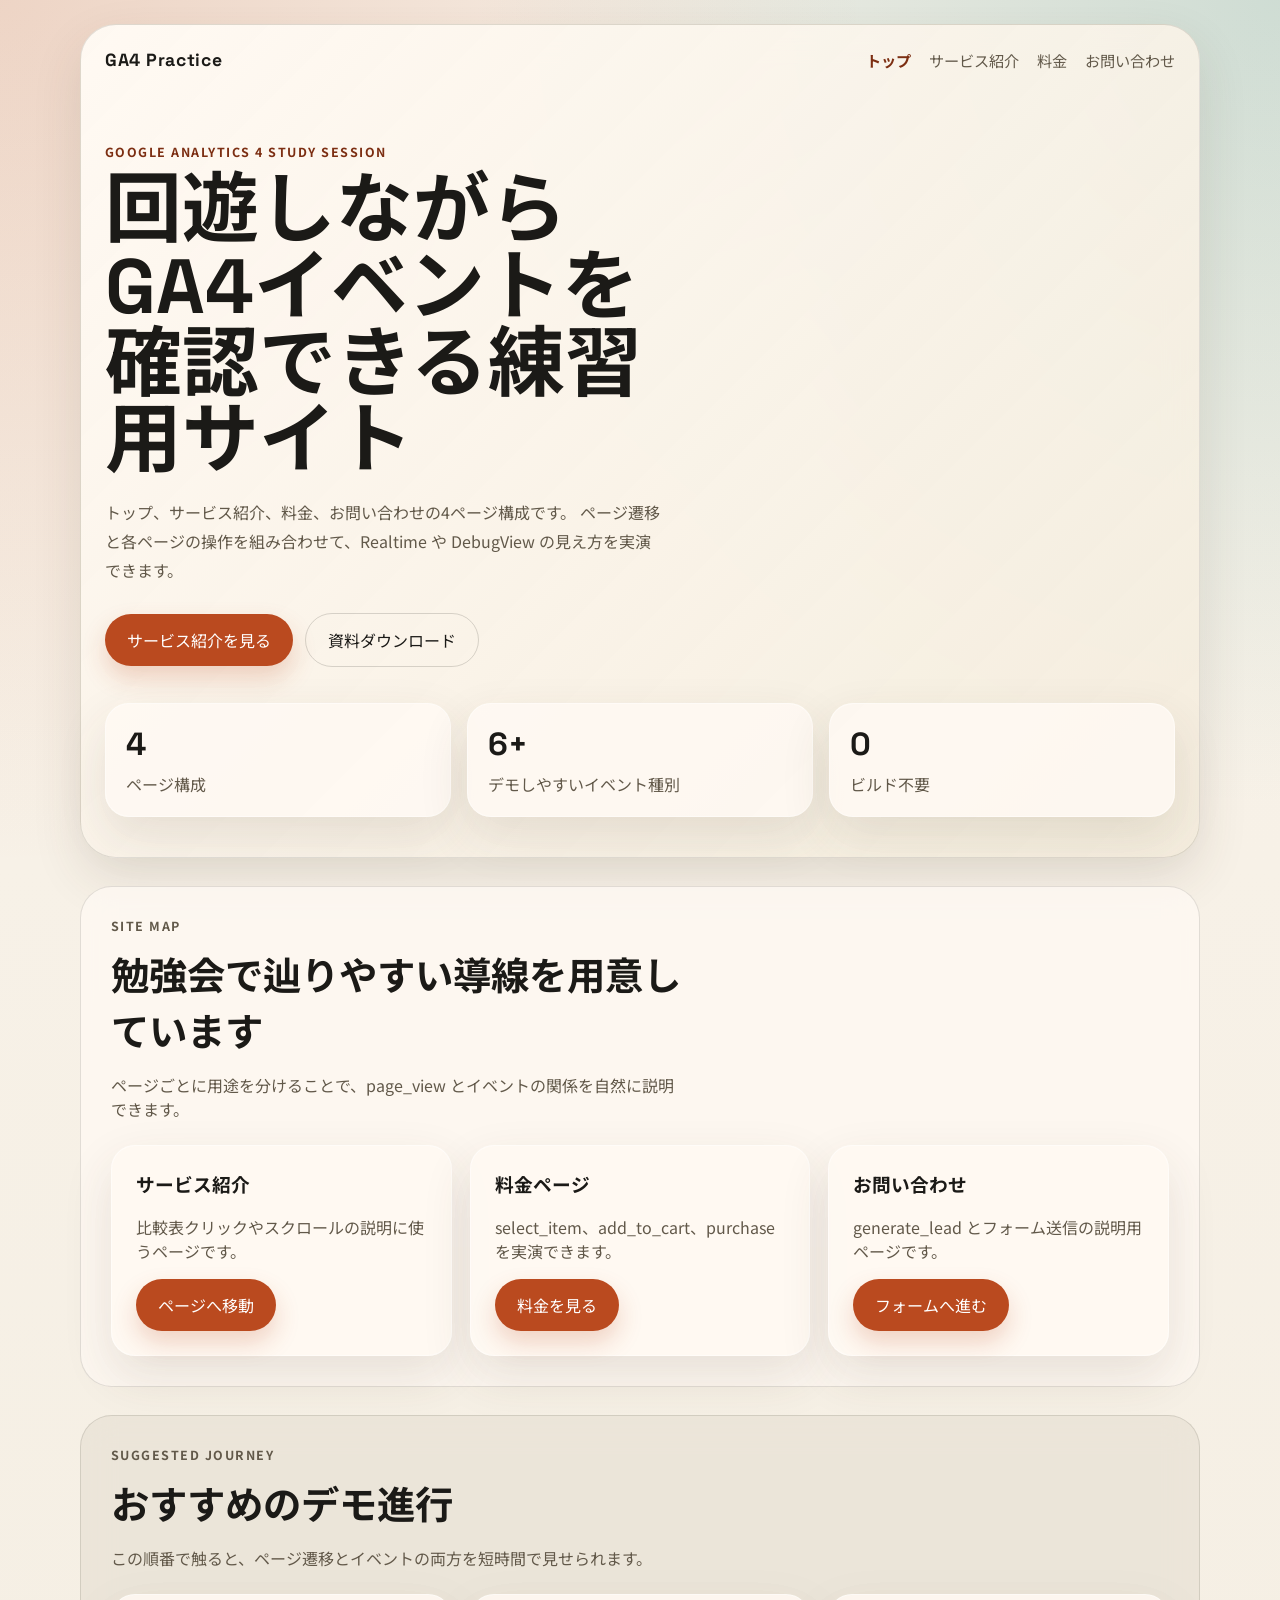
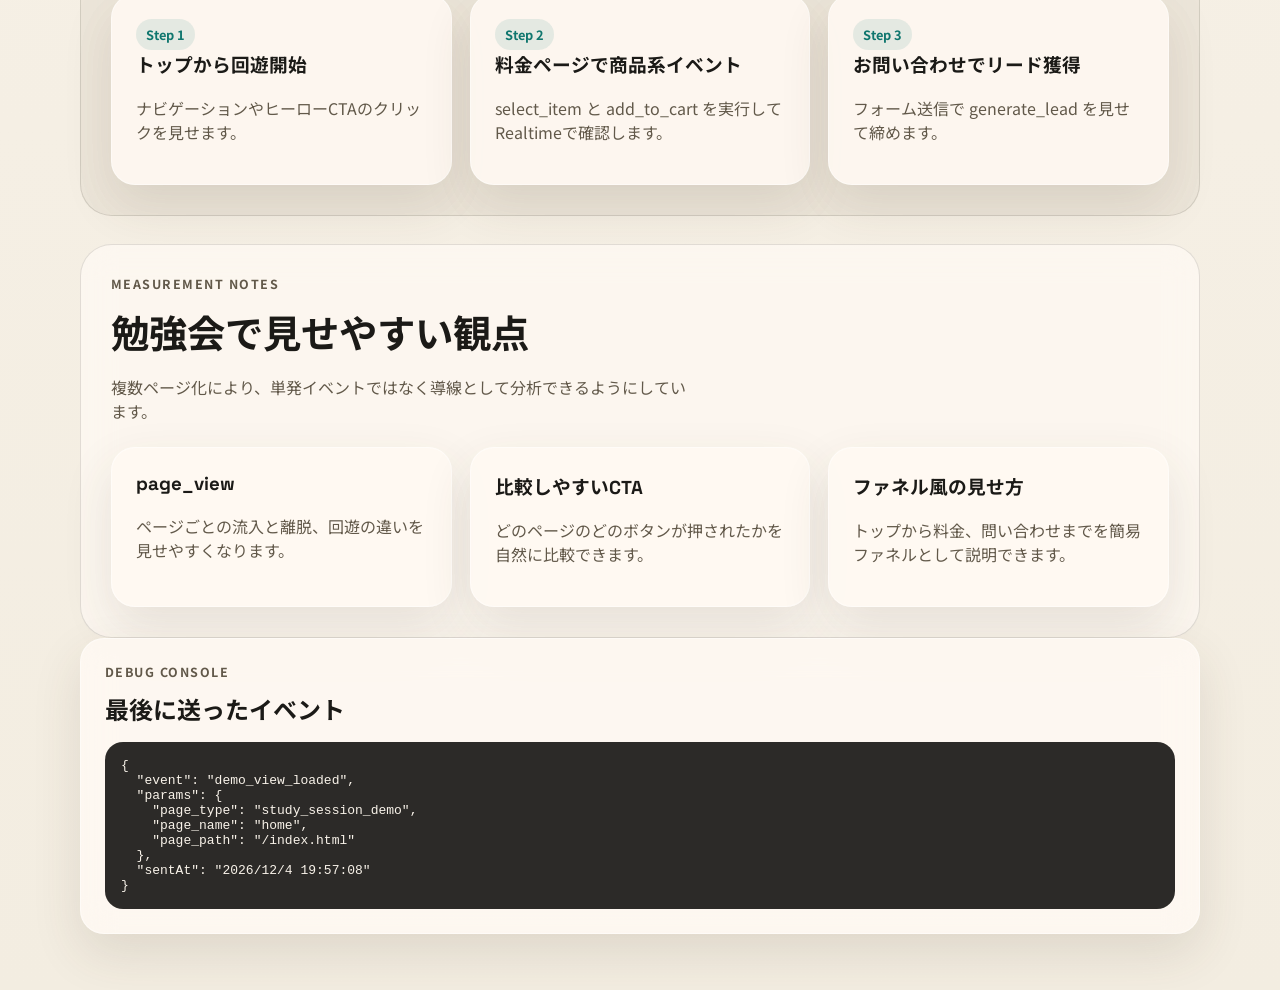
<file: index.html>
<!DOCTYPE html>
<html lang="ja">
<head>
  <meta charset="UTF-8">
  <meta name="viewport" content="width=device-width, initial-scale=1.0">
  <title>GA4 Practice Demo</title>
  <meta name="description" content="GA4勉強会向けのデモサイトです。クリック、フォーム、商品選択、疑似購入のイベント確認に使えます。">
  <link rel="preconnect" href="https://fonts.googleapis.com">
  <link rel="preconnect" href="https://fonts.gstatic.com" crossorigin>
  <link href="https://fonts.googleapis.com/css2?family=Noto+Sans+JP:wght@400;500;700;800&family=Space+Grotesk:wght@500;700&display=swap" rel="stylesheet">
  <link rel="stylesheet" href="assets/style.css">
  <!-- Google tag (gtag.js) -->
  <script async src="https://www.googletagmanager.com/gtag/js?id=G-Q0W607H1F9"></script>
  <script>
    window.dataLayer = window.dataLayer || [];
    function gtag(){dataLayer.push(arguments);}
    gtag('js', new Date());
  
    gtag('config', 'G-Q0W607H1F9');
  </script>
</head>
<body data-page-name="home">
  <div class="page-shell">
    <header class="hero">
      <nav class="topbar" aria-label="グローバルナビゲーション">
        <a class="brand" href="index.html">GA4 Practice</a>
        <div class="topbar-links">
          <a href="index.html" aria-current="page">トップ</a>
          <a href="about.html">サービス紹介</a>
          <a href="pricing.html">料金</a>
          <a href="contact.html">お問い合わせ</a>
        </div>
      </nav>

      <section class="hero-copy">
        <p class="eyebrow">Google Analytics 4 Study Session</p>
        <h1>回遊しながらGA4イベントを確認できる練習用サイト</h1>
        <p class="hero-text">
          トップ、サービス紹介、料金、お問い合わせの4ページ構成です。
          ページ遷移と各ページの操作を組み合わせて、Realtime や DebugView の見え方を実演できます。
        </p>
        <div class="hero-actions">
          <a class="primary-button" href="about.html" data-track-click="hero_cta" data-track-label="start_journey">サービス紹介を見る</a>
          <button class="secondary-button" type="button" id="download-material">資料ダウンロード</button>
        </div>
        <dl class="hero-stats" aria-label="このサイトで試せるイベント数">
          <div>
            <dt>4</dt>
            <dd>ページ構成</dd>
          </div>
          <div>
            <dt>6+</dt>
            <dd>デモしやすいイベント種別</dd>
          </div>
          <div>
            <dt>0</dt>
            <dd>ビルド不要</dd>
          </div>
        </dl>
      </section>
    </header>

    <main>
      <section class="section">
        <div class="section-heading">
          <p class="eyebrow">Site Map</p>
          <h2>勉強会で辿りやすい導線を用意しています</h2>
          <p>ページごとに用途を分けることで、page_view とイベントの関係を自然に説明できます。</p>
        </div>
        <div class="scenario-grid">
          <article class="panel">
            <h3>サービス紹介</h3>
            <p>比較表クリックやスクロールの説明に使うページです。</p>
            <a class="solid-button" href="about.html" data-track-click="navigate_section" data-track-label="about_page">ページへ移動</a>
          </article>
          <article class="panel">
            <h3>料金ページ</h3>
            <p>select_item、add_to_cart、purchase を実演できます。</p>
            <a class="solid-button" href="pricing.html" data-track-click="navigate_section" data-track-label="pricing_page">料金を見る</a>
          </article>
          <article class="panel">
            <h3>お問い合わせ</h3>
            <p>generate_lead とフォーム送信の説明用ページです。</p>
            <a class="solid-button" href="contact.html" data-track-click="navigate_section" data-track-label="contact_page">フォームへ進む</a>
          </article>
        </div>
      </section>

      <section class="section section-alt">
        <div class="section-heading">
          <p class="eyebrow">Suggested Journey</p>
          <h2>おすすめのデモ進行</h2>
          <p>この順番で触ると、ページ遷移とイベントの両方を短時間で見せられます。</p>
        </div>
        <div class="reading-columns">
          <article class="panel">
            <span class="badge">Step 1</span>
            <h3>トップから回遊開始</h3>
            <p>ナビゲーションやヒーローCTAのクリックを見せます。</p>
          </article>
          <article class="panel">
            <span class="badge">Step 2</span>
            <h3>料金ページで商品系イベント</h3>
            <p>select_item と add_to_cart を実行してRealtimeで確認します。</p>
          </article>
          <article class="panel">
            <span class="badge">Step 3</span>
            <h3>お問い合わせでリード獲得</h3>
            <p>フォーム送信で generate_lead を見せて締めます。</p>
          </article>
        </div>
      </section>

      <section class="section">
        <div class="section-heading">
          <p class="eyebrow">Measurement Notes</p>
          <h2>勉強会で見せやすい観点</h2>
          <p>複数ページ化により、単発イベントではなく導線として分析できるようにしています。</p>
        </div>
        <div class="reading-columns">
          <article class="panel">
            <h3>page_view</h3>
            <p>ページごとの流入と離脱、回遊の違いを見せやすくなります。</p>
          </article>
          <article class="panel">
            <h3>比較しやすいCTA</h3>
            <p>どのページのどのボタンが押されたかを自然に比較できます。</p>
          </article>
          <article class="panel">
            <h3>ファネル風の見せ方</h3>
            <p>トップから料金、問い合わせまでを簡易ファネルとして説明できます。</p>
          </article>
        </div>
      </section>
    </main>

    <aside class="event-console panel" aria-live="polite">
      <div>
        <p class="eyebrow">Debug Console</p>
        <h2>最後に送ったイベント</h2>
      </div>
      <pre id="event-log">まだイベントは送信されていません。</pre>
    </aside>
  </div>

  <script src="assets/app.js"></script>
</body>
</html>
</file>
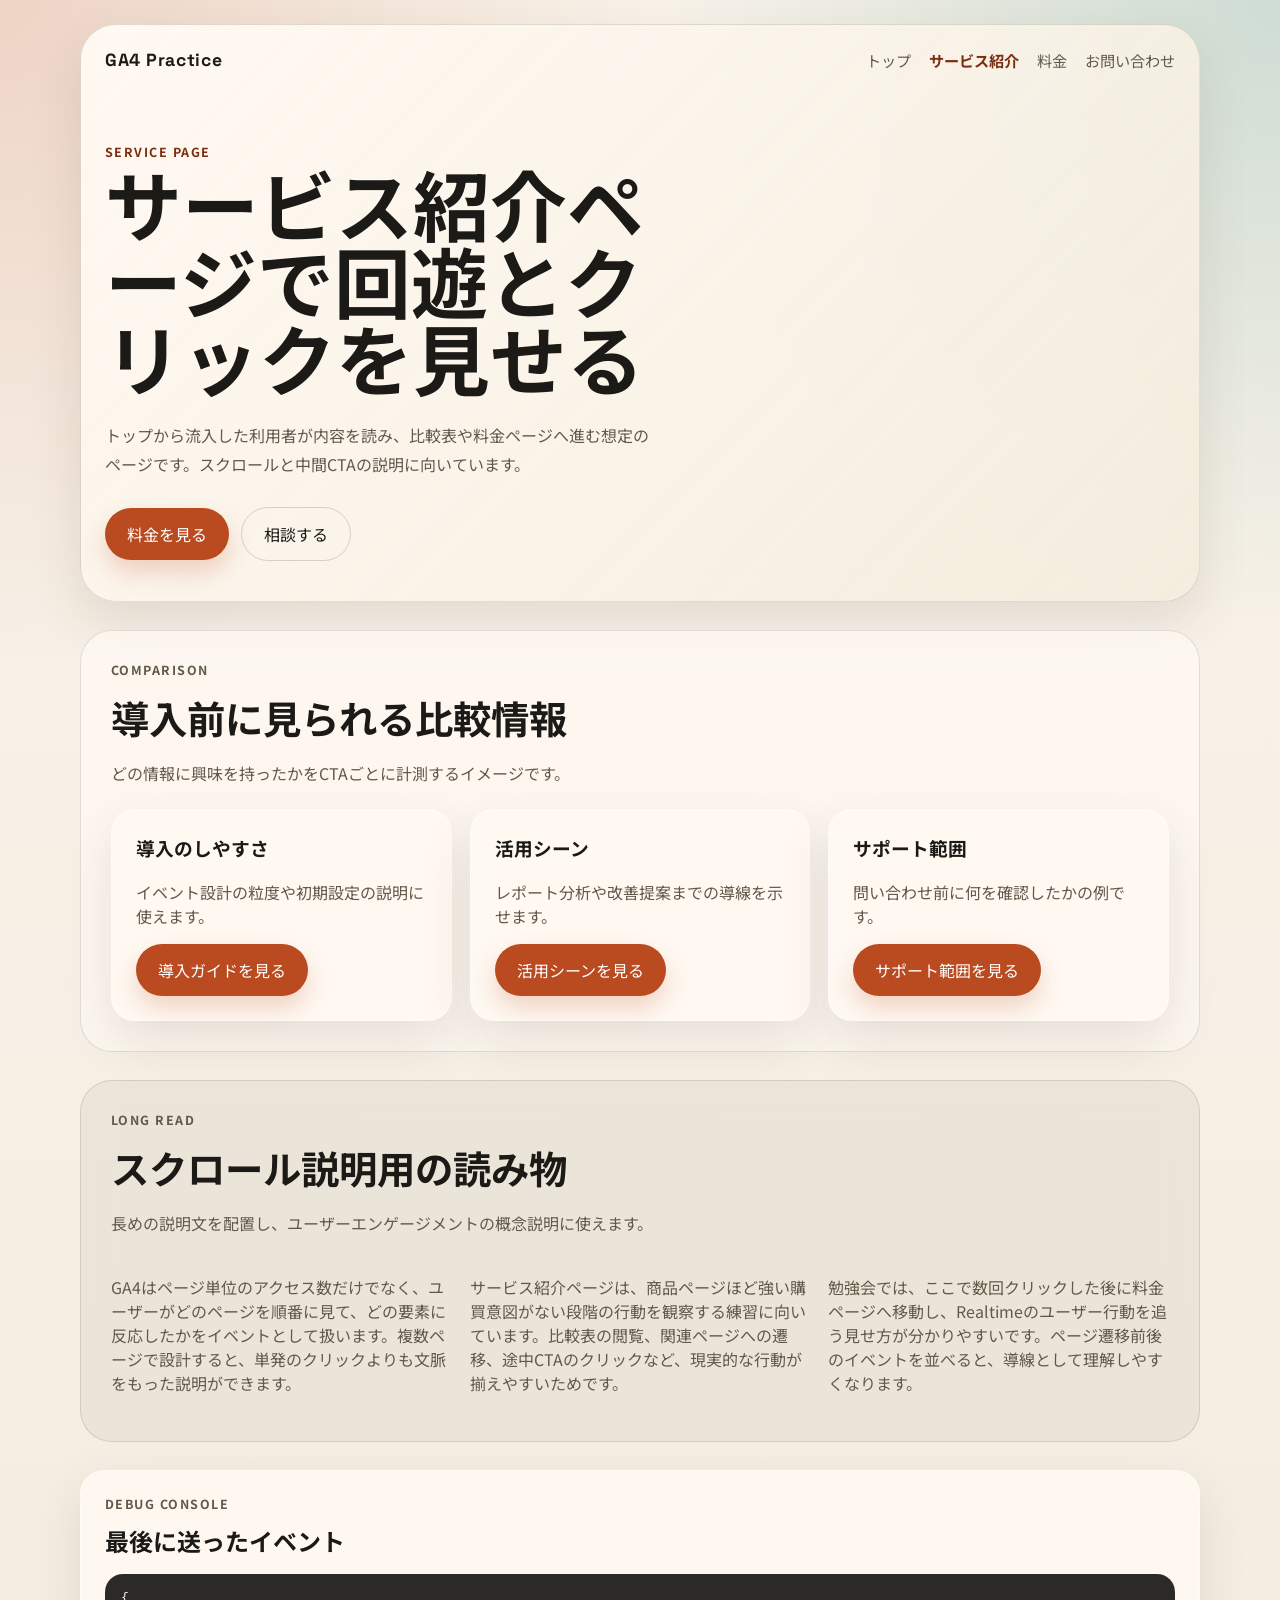
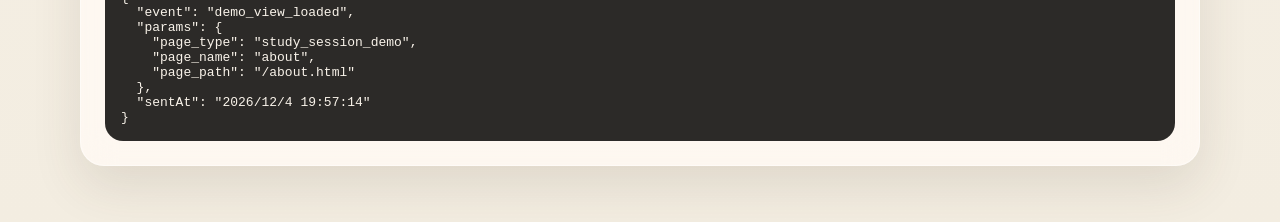
<file: about.html>
<!DOCTYPE html>
<html lang="ja">
<head>
  <meta charset="UTF-8">
  <meta name="viewport" content="width=device-width, initial-scale=1.0">
  <title>サービス紹介 | GA4 Practice Demo</title>
  <meta name="description" content="GA4勉強会向けのサービス紹介ページです。スクロールやCTAクリックの計測デモに使えます。">
  <link rel="preconnect" href="https://fonts.googleapis.com">
  <link rel="preconnect" href="https://fonts.gstatic.com" crossorigin>
  <link href="https://fonts.googleapis.com/css2?family=Noto+Sans+JP:wght@400;500;700;800&family=Space+Grotesk:wght@500;700&display=swap" rel="stylesheet">
  <link rel="stylesheet" href="assets/style.css">
</head>
<body data-page-name="about">
  <div class="page-shell">
    <header class="hero">
      <nav class="topbar" aria-label="グローバルナビゲーション">
        <a class="brand" href="index.html">GA4 Practice</a>
        <div class="topbar-links">
          <a href="index.html">トップ</a>
          <a href="about.html" aria-current="page">サービス紹介</a>
          <a href="pricing.html">料金</a>
          <a href="contact.html">お問い合わせ</a>
        </div>
      </nav>

      <section class="hero-copy">
        <p class="eyebrow">Service Page</p>
        <h1>サービス紹介ページで回遊とクリックを見せる</h1>
        <p class="hero-text">トップから流入した利用者が内容を読み、比較表や料金ページへ進む想定のページです。スクロールと中間CTAの説明に向いています。</p>
        <div class="hero-actions">
          <a class="primary-button" href="pricing.html" data-track-click="cta_click" data-track-label="move_to_pricing">料金を見る</a>
          <a class="secondary-button" href="contact.html" data-track-click="cta_click" data-track-label="move_to_contact">相談する</a>
        </div>
      </section>
    </header>

    <main>
      <section class="section">
        <div class="section-heading">
          <p class="eyebrow">Comparison</p>
          <h2>導入前に見られる比較情報</h2>
          <p>どの情報に興味を持ったかをCTAごとに計測するイメージです。</p>
        </div>
        <div class="scenario-grid">
          <article class="panel">
            <h3>導入のしやすさ</h3>
            <p>イベント設計の粒度や初期設定の説明に使えます。</p>
            <button type="button" data-track-click="view_content" data-track-label="implementation_guide">導入ガイドを見る</button>
          </article>
          <article class="panel">
            <h3>活用シーン</h3>
            <p>レポート分析や改善提案までの導線を示せます。</p>
            <button type="button" data-track-click="view_content" data-track-label="use_case_sheet">活用シーンを見る</button>
          </article>
          <article class="panel">
            <h3>サポート範囲</h3>
            <p>問い合わせ前に何を確認したかの例です。</p>
            <button type="button" data-track-click="view_content" data-track-label="support_matrix">サポート範囲を見る</button>
          </article>
        </div>
      </section>

      <section class="section section-alt reading-section">
        <div class="section-heading">
          <p class="eyebrow">Long Read</p>
          <h2>スクロール説明用の読み物</h2>
          <p>長めの説明文を配置し、ユーザーエンゲージメントの概念説明に使えます。</p>
        </div>
        <div class="reading-columns">
          <p>GA4はページ単位のアクセス数だけでなく、ユーザーがどのページを順番に見て、どの要素に反応したかをイベントとして扱います。複数ページで設計すると、単発のクリックよりも文脈をもった説明ができます。</p>
          <p>サービス紹介ページは、商品ページほど強い購買意図がない段階の行動を観察する練習に向いています。比較表の閲覧、関連ページへの遷移、途中CTAのクリックなど、現実的な行動が揃えやすいためです。</p>
          <p>勉強会では、ここで数回クリックした後に料金ページへ移動し、Realtimeのユーザー行動を追う見せ方が分かりやすいです。ページ遷移前後のイベントを並べると、導線として理解しやすくなります。</p>
        </div>
      </section>
    </main>

    <aside class="event-console panel" aria-live="polite">
      <div>
        <p class="eyebrow">Debug Console</p>
        <h2>最後に送ったイベント</h2>
      </div>
      <pre id="event-log">まだイベントは送信されていません。</pre>
    </aside>
  </div>

  <script src="assets/app.js"></script>
</body>
</html>
</file>
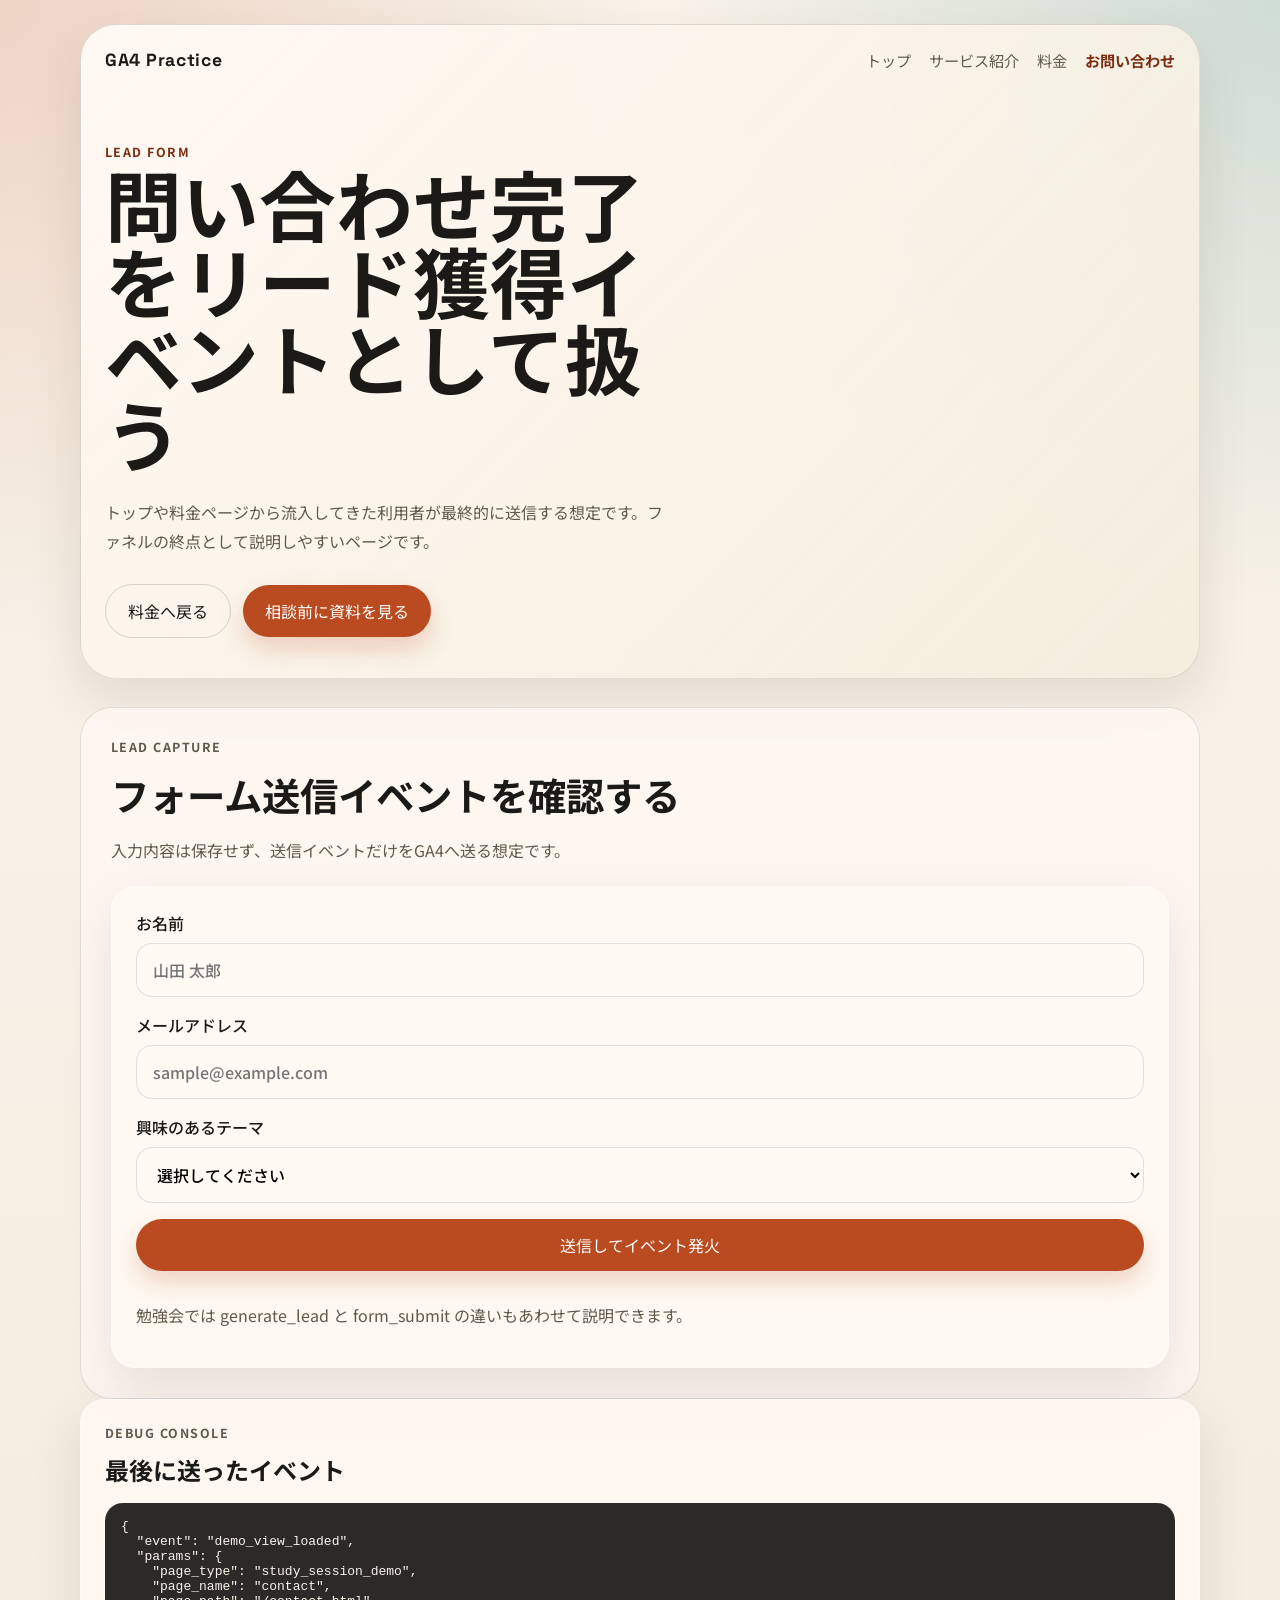
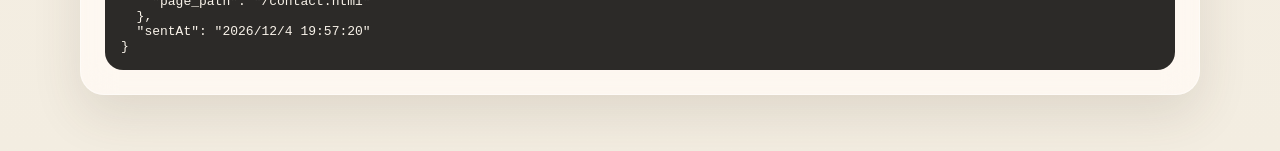
<file: contact.html>
<!DOCTYPE html>
<html lang="ja">
<head>
  <meta charset="UTF-8">
  <meta name="viewport" content="width=device-width, initial-scale=1.0">
  <title>お問い合わせ | GA4 Practice Demo</title>
  <meta name="description" content="GA4勉強会向けのお問い合わせページです。generate_lead のデモに使えます。">
  <link rel="preconnect" href="https://fonts.googleapis.com">
  <link rel="preconnect" href="https://fonts.gstatic.com" crossorigin>
  <link href="https://fonts.googleapis.com/css2?family=Noto+Sans+JP:wght@400;500;700;800&family=Space+Grotesk:wght@500;700&display=swap" rel="stylesheet">
  <link rel="stylesheet" href="assets/style.css">
</head>
<body data-page-name="contact">
  <div class="page-shell">
    <header class="hero">
      <nav class="topbar" aria-label="グローバルナビゲーション">
        <a class="brand" href="index.html">GA4 Practice</a>
        <div class="topbar-links">
          <a href="index.html">トップ</a>
          <a href="about.html">サービス紹介</a>
          <a href="pricing.html">料金</a>
          <a href="contact.html" aria-current="page">お問い合わせ</a>
        </div>
      </nav>

      <section class="hero-copy">
        <p class="eyebrow">Lead Form</p>
        <h1>問い合わせ完了をリード獲得イベントとして扱う</h1>
        <p class="hero-text">トップや料金ページから流入してきた利用者が最終的に送信する想定です。ファネルの終点として説明しやすいページです。</p>
        <div class="hero-actions">
          <a class="secondary-button" href="pricing.html" data-track-click="navigate_section" data-track-label="back_to_pricing">料金へ戻る</a>
          <button class="primary-button" type="button" data-track-click="cta_click" data-track-label="contact_page_primary">相談前に資料を見る</button>
        </div>
      </section>
    </header>

    <main>
      <section class="section">
        <div class="section-heading">
          <p class="eyebrow">Lead Capture</p>
          <h2>フォーム送信イベントを確認する</h2>
          <p>入力内容は保存せず、送信イベントだけをGA4へ送る想定です。</p>
        </div>

        <form class="lead-form panel" id="demo-form">
          <label>
            お名前
            <input type="text" name="name" placeholder="山田 太郎" required>
          </label>
          <label>
            メールアドレス
            <input type="email" name="email" placeholder="sample@example.com" required>
          </label>
          <label>
            興味のあるテーマ
            <select name="topic" required>
              <option value="">選択してください</option>
              <option value="event-design">イベント設計</option>
              <option value="debug-view">DebugViewの使い方</option>
              <option value="report-analysis">レポート分析</option>
            </select>
          </label>
          <button type="submit" class="primary-button">送信してイベント発火</button>
          <p class="form-note">勉強会では generate_lead と form_submit の違いもあわせて説明できます。</p>
        </form>
      </section>
    </main>

    <aside class="event-console panel" aria-live="polite">
      <div>
        <p class="eyebrow">Debug Console</p>
        <h2>最後に送ったイベント</h2>
      </div>
      <pre id="event-log">まだイベントは送信されていません。</pre>
    </aside>
  </div>

  <script src="assets/app.js"></script>
</body>
</html>
</file>
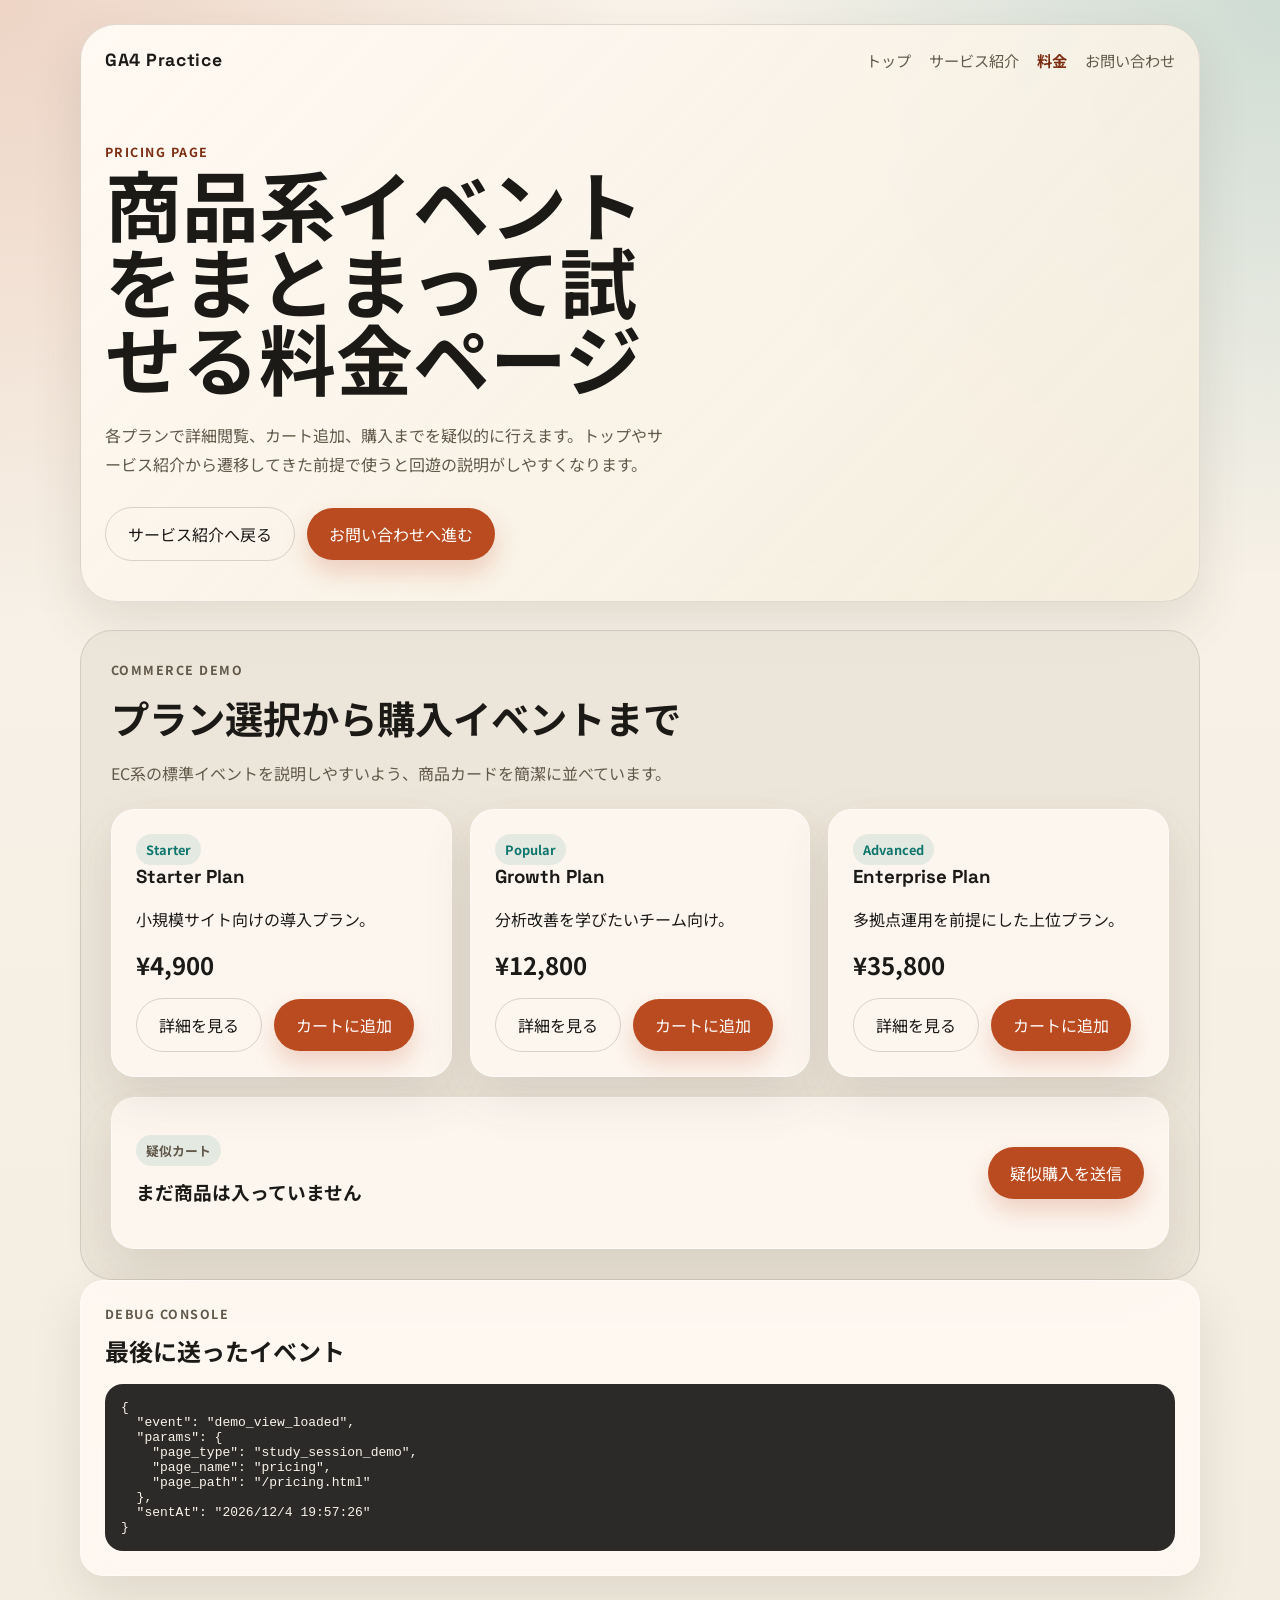
<file: pricing.html>
<!DOCTYPE html>
<html lang="ja">
<head>
  <meta charset="UTF-8">
  <meta name="viewport" content="width=device-width, initial-scale=1.0">
  <title>料金 | GA4 Practice Demo</title>
  <meta name="description" content="GA4勉強会向けの料金ページです。select_item、add_to_cart、purchase のデモに使えます。">
  <link rel="preconnect" href="https://fonts.googleapis.com">
  <link rel="preconnect" href="https://fonts.gstatic.com" crossorigin>
  <link href="https://fonts.googleapis.com/css2?family=Noto+Sans+JP:wght@400;500;700;800&family=Space+Grotesk:wght@500;700&display=swap" rel="stylesheet">
  <link rel="stylesheet" href="assets/style.css">
</head>
<body data-page-name="pricing">
  <div class="page-shell">
    <header class="hero">
      <nav class="topbar" aria-label="グローバルナビゲーション">
        <a class="brand" href="index.html">GA4 Practice</a>
        <div class="topbar-links">
          <a href="index.html">トップ</a>
          <a href="about.html">サービス紹介</a>
          <a href="pricing.html" aria-current="page">料金</a>
          <a href="contact.html">お問い合わせ</a>
        </div>
      </nav>

      <section class="hero-copy">
        <p class="eyebrow">Pricing Page</p>
        <h1>商品系イベントをまとまって試せる料金ページ</h1>
        <p class="hero-text">各プランで詳細閲覧、カート追加、購入までを疑似的に行えます。トップやサービス紹介から遷移してきた前提で使うと回遊の説明がしやすくなります。</p>
        <div class="hero-actions">
          <a class="secondary-button" href="about.html" data-track-click="navigate_section" data-track-label="back_to_about">サービス紹介へ戻る</a>
          <a class="primary-button" href="contact.html" data-track-click="navigate_section" data-track-label="move_to_contact_after_pricing">お問い合わせへ進む</a>
        </div>
      </section>
    </header>

    <main>
      <section class="section section-alt">
        <div class="section-heading">
          <p class="eyebrow">Commerce Demo</p>
          <h2>プラン選択から購入イベントまで</h2>
          <p>EC系の標準イベントを説明しやすいよう、商品カードを簡潔に並べています。</p>
        </div>

        <div class="product-grid">
          <article class="product-card" data-product-id="plan-starter" data-product-name="Starter Plan" data-product-price="4900">
            <span class="badge">Starter</span>
            <h3>Starter Plan</h3>
            <p>小規模サイト向けの導入プラン。</p>
            <strong>¥4,900</strong>
            <div class="product-actions">
              <button type="button" class="ghost-button" data-action="select-item">詳細を見る</button>
              <button type="button" class="solid-button" data-action="add-to-cart">カートに追加</button>
            </div>
          </article>

          <article class="product-card" data-product-id="plan-growth" data-product-name="Growth Plan" data-product-price="12800">
            <span class="badge">Popular</span>
            <h3>Growth Plan</h3>
            <p>分析改善を学びたいチーム向け。</p>
            <strong>¥12,800</strong>
            <div class="product-actions">
              <button type="button" class="ghost-button" data-action="select-item">詳細を見る</button>
              <button type="button" class="solid-button" data-action="add-to-cart">カートに追加</button>
            </div>
          </article>

          <article class="product-card" data-product-id="plan-enterprise" data-product-name="Enterprise Plan" data-product-price="35800">
            <span class="badge">Advanced</span>
            <h3>Enterprise Plan</h3>
            <p>多拠点運用を前提にした上位プラン。</p>
            <strong>¥35,800</strong>
            <div class="product-actions">
              <button type="button" class="ghost-button" data-action="select-item">詳細を見る</button>
              <button type="button" class="solid-button" data-action="add-to-cart">カートに追加</button>
            </div>
          </article>
        </div>

        <div class="cart-panel panel">
          <div>
            <p class="cart-label">疑似カート</p>
            <h3 id="cart-status">まだ商品は入っていません</h3>
          </div>
          <button type="button" class="primary-button" id="purchase-button">疑似購入を送信</button>
        </div>
      </section>
    </main>

    <aside class="event-console panel" aria-live="polite">
      <div>
        <p class="eyebrow">Debug Console</p>
        <h2>最後に送ったイベント</h2>
      </div>
      <pre id="event-log">まだイベントは送信されていません。</pre>
    </aside>
  </div>

  <script src="assets/app.js"></script>
</body>
</html>
</file>
<file: assets/style.css>
:root {
  --bg: #f4efe7;
  --bg-accent: #e3dccf;
  --surface: rgba(255, 250, 244, 0.84);
  --surface-strong: #fffaf2;
  --text: #1b1a17;
  --muted: #62594a;
  --line: rgba(27, 26, 23, 0.12);
  --brand: #ba4a1f;
  --brand-dark: #7c2e12;
  --accent: #0f766e;
  --shadow: 0 20px 50px rgba(76, 58, 39, 0.12);
  --radius: 24px;
}

* {
  box-sizing: border-box;
}

html {
  scroll-behavior: smooth;
}

body {
  margin: 0;
  font-family: "Noto Sans JP", sans-serif;
  color: var(--text);
  background:
    radial-gradient(circle at top left, rgba(186, 74, 31, 0.18), transparent 30%),
    radial-gradient(circle at top right, rgba(15, 118, 110, 0.18), transparent 28%),
    linear-gradient(180deg, #f9f3ea 0%, #f3ede1 100%);
}

a {
  color: inherit;
  text-decoration: none;
}

button,
input,
select {
  font: inherit;
}

button {
  cursor: pointer;
  border: 0;
}

.page-shell {
  width: min(1120px, calc(100% - 32px));
  margin: 0 auto;
  padding: 24px 0 56px;
}

.hero,
.section,
.event-console {
  backdrop-filter: blur(16px);
}

.hero {
  background: linear-gradient(135deg, rgba(255, 250, 244, 0.96), rgba(244, 236, 220, 0.86));
  border: 1px solid var(--line);
  border-radius: 36px;
  box-shadow: var(--shadow);
  padding: 24px;
}

.topbar {
  display: flex;
  align-items: center;
  justify-content: space-between;
  gap: 16px;
}

.brand,
h1,
h2,
h3,
.hero-stats dt {
  font-family: "Space Grotesk", "Noto Sans JP", sans-serif;
}

.brand {
  font-size: 1.1rem;
  font-weight: 700;
  letter-spacing: 0.04em;
}

.topbar-links {
  display: flex;
  gap: 18px;
  color: var(--muted);
  font-size: 0.95rem;
  flex-wrap: wrap;
}

.topbar-links a[aria-current="page"] {
  color: var(--brand-dark);
  font-weight: 700;
}

.hero-copy {
  padding: 72px 0 16px;
}

.eyebrow {
  margin: 0 0 10px;
  color: var(--brand-dark);
  text-transform: uppercase;
  letter-spacing: 0.12em;
  font-size: 0.78rem;
  font-weight: 700;
}

h1 {
  margin: 0;
  max-width: 12ch;
  font-size: clamp(2.6rem, 6vw, 5.2rem);
  line-height: 1;
}

.hero-text,
.section-heading p,
.panel p,
.form-note,
.reading-columns p,
#event-log,
.topbar-links {
  color: var(--muted);
}

.hero-text {
  max-width: 62ch;
  margin: 20px 0 0;
  line-height: 1.8;
}

.hero-actions,
.product-actions,
.cart-panel {
  display: flex;
  gap: 12px;
  align-items: center;
}

.hero-actions {
  margin-top: 28px;
  flex-wrap: wrap;
}

.primary-button,
.secondary-button,
.ghost-button,
.solid-button {
  display: inline-flex;
  align-items: center;
  justify-content: center;
  text-decoration: none;
}

.primary-button,
.secondary-button,
.ghost-button,
.solid-button,
.panel button {
  border-radius: 999px;
  padding: 14px 22px;
  transition: transform 180ms ease, box-shadow 180ms ease, background-color 180ms ease;
}

.primary-button,
.solid-button,
.panel button {
  background: var(--brand);
  color: #fff;
  box-shadow: 0 12px 24px rgba(186, 74, 31, 0.22);
}

.secondary-button,
.ghost-button {
  background: transparent;
  color: var(--text);
  border: 1px solid rgba(27, 26, 23, 0.16);
}

button:hover,
button:focus-visible {
  transform: translateY(-2px);
}

.hero-stats {
  display: grid;
  grid-template-columns: repeat(3, minmax(0, 1fr));
  gap: 16px;
  margin: 36px 0 0;
}

.hero-stats div,
.panel,
.product-card,
.event-console {
  background: var(--surface);
  border: 1px solid rgba(255, 255, 255, 0.45);
  border-radius: var(--radius);
  box-shadow: var(--shadow);
}

.hero-stats div {
  padding: 20px;
}

.hero-stats dt {
  font-size: 2rem;
  font-weight: 700;
}

.hero-stats dd {
  margin: 8px 0 0;
  color: var(--muted);
}

.section {
  margin-top: 28px;
  padding: 30px;
  background: rgba(255, 250, 244, 0.72);
  border-radius: 32px;
  border: 1px solid var(--line);
}

.section-alt {
  background: rgba(227, 220, 207, 0.54);
}

.section-heading {
  max-width: 64ch;
  margin-bottom: 24px;
}

.section-heading h2 {
  margin: 0;
  font-size: clamp(1.8rem, 3vw, 2.8rem);
}

.scenario-grid,
.product-grid,
.reading-columns {
  display: grid;
  gap: 18px;
}

.scenario-grid,
.product-grid {
  grid-template-columns: repeat(3, minmax(0, 1fr));
}

.panel,
.product-card,
.lead-form {
  padding: 24px;
}

.panel h3,
.product-card h3 {
  margin-top: 0;
}

.badge,
.cart-label {
  display: inline-flex;
  align-items: center;
  border-radius: 999px;
  padding: 6px 10px;
  background: rgba(15, 118, 110, 0.1);
  color: var(--accent);
  font-size: 0.8rem;
  font-weight: 700;
}

.product-card strong {
  display: block;
  margin: 16px 0;
  font-size: 1.5rem;
}

.cart-panel {
  justify-content: space-between;
  margin-top: 20px;
  padding: 24px;
}

.lead-form {
  display: grid;
  gap: 16px;
}

.lead-form label {
  display: grid;
  gap: 8px;
  font-weight: 500;
}

.lead-form input,
.lead-form select {
  width: 100%;
  padding: 14px 16px;
  border-radius: 16px;
  border: 1px solid rgba(27, 26, 23, 0.12);
  background: var(--surface-strong);
}

.reading-columns {
  grid-template-columns: repeat(3, minmax(0, 1fr));
}

.reading-section {
  margin-bottom: 28px;
}

.event-console {
  padding: 24px;
}

.event-console h2 {
  margin: 0;
}

#event-log {
  margin: 16px 0 0;
  padding: 16px;
  min-height: 140px;
  background: rgba(27, 26, 23, 0.92);
  color: #f9f3ea;
  border-radius: 18px;
  overflow: auto;
  white-space: pre-wrap;
}

@media (max-width: 900px) {
  .scenario-grid,
  .product-grid,
  .reading-columns,
  .hero-stats {
    grid-template-columns: 1fr;
  }

  .topbar,
  .cart-panel {
    flex-direction: column;
    align-items: flex-start;
  }

  .hero-copy {
    padding-top: 56px;
  }
}

@media (max-width: 640px) {
  .page-shell {
    width: min(100% - 20px, 1120px);
  }

  .hero,
  .section,
  .event-console {
    padding: 20px;
    border-radius: 24px;
  }

  .topbar-links {
    flex-wrap: wrap;
    gap: 10px;
  }

  h1 {
    max-width: none;
  }
}
</file>
